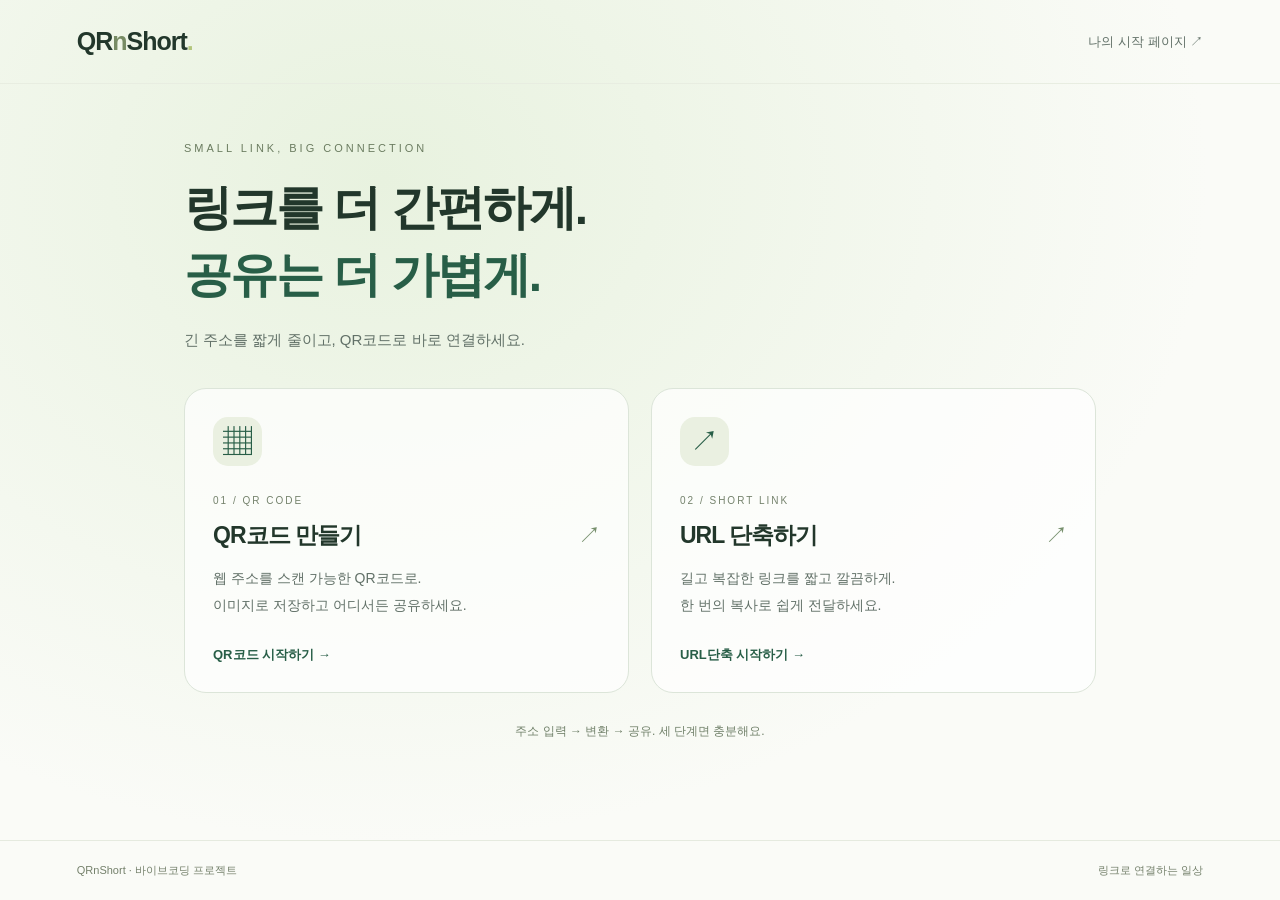
<file: index.html>
<!doctype html>
<html lang="ko">
<head><meta charset="utf-8"><meta name="viewport" content="width=device-width, initial-scale=1"><title>QRnShort | 링크를 더 간편하게</title><link rel="stylesheet" href="./assets/style.css"></head>
<body>
<header><a class="brand" href="./index.html">QR<span>n</span>Short<span class="dot">.</span></a><a class="back" href="https://hyunwoo-ok.github.io/">나의 시작 페이지 ↗</a></header>
<main class="home">
<p class="eyebrow">SMALL LINK, BIG CONNECTION</p>
<h1>링크를 더 간편하게.<br><span>공유는 더 가볍게.</span></h1>
<p class="intro">긴 주소를 짧게 줄이고, QR코드로 바로 연결하세요.</p>
<div class="cards">
<a class="card" href="./url2qr/index.html"><span class="icon">▦</span><span class="tag">01 / QR CODE</span><h2>QR코드 만들기 <span>↗</span></h2><p>웹 주소를 스캔 가능한 QR코드로.<br>이미지로 저장하고 어디서든 공유하세요.</p><span class="action">QR코드 시작하기 →</span></a>
<a class="card" href="./urlShort/index.html"><span class="icon">↗</span><span class="tag">02 / SHORT LINK</span><h2>URL 단축하기 <span>↗</span></h2><p>길고 복잡한 링크를 짧고 깔끔하게.<br>한 번의 복사로 쉽게 전달하세요.</p><span class="action">URL단축 시작하기 →</span></a>
</div>
<p class="home-note">주소 입력 → 변환 → 공유. 세 단계면 충분해요.</p>
</main><footer><span>QRnShort · 바이브코딩 프로젝트</span><span>링크로 연결하는 일상</span></footer>
</body></html>
</file>
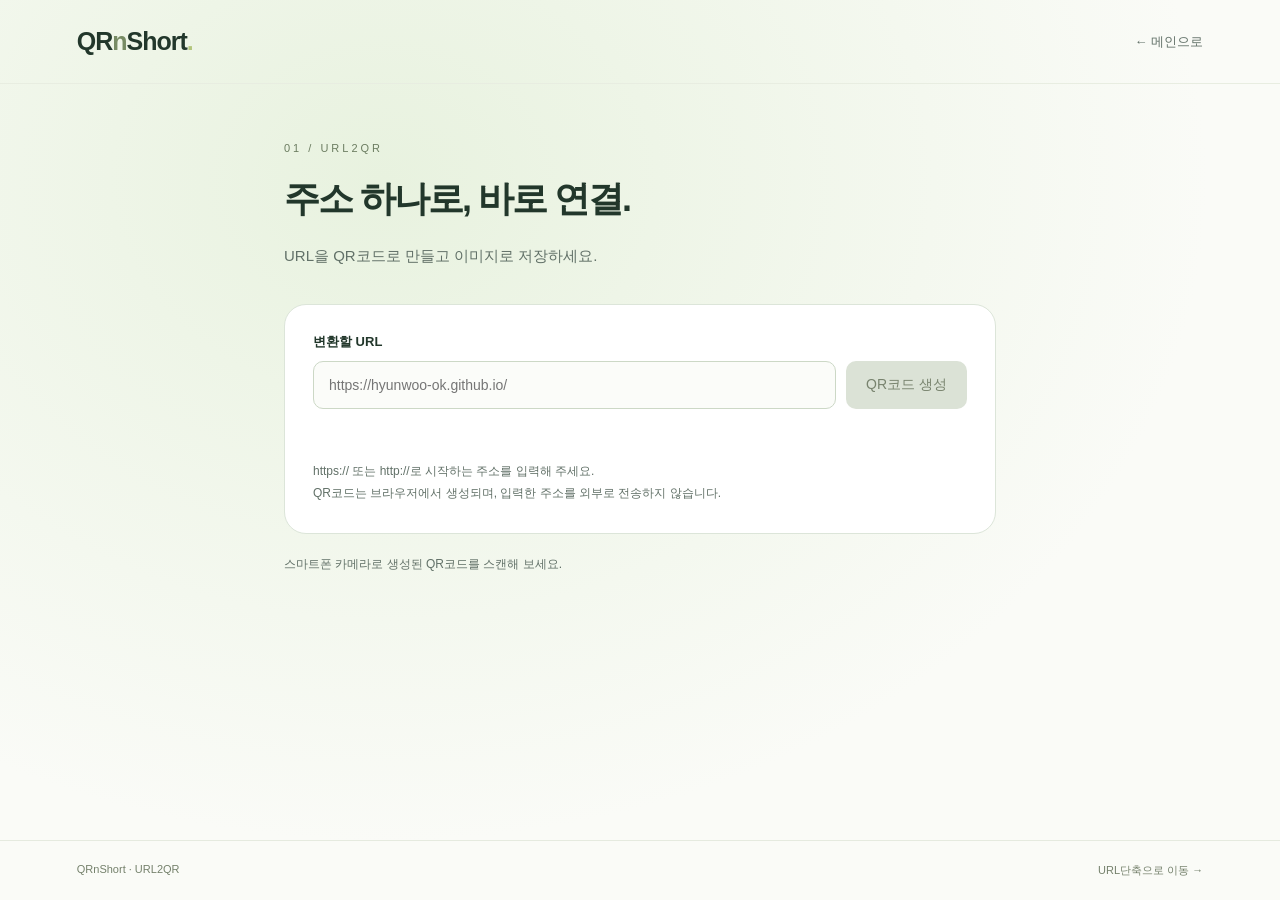
<file: url2qr/index.html>
<!doctype html>
<html lang="ko">
<head><meta charset="utf-8"><meta name="viewport" content="width=device-width, initial-scale=1"><title>URL2QR | QRnShort</title><link rel="stylesheet" href="../assets/style.css"><script src="../assets/qrcode.js" defer></script><script src="../assets/common.js" defer></script><script src="./script.js" defer></script></head>
<body><header><a class="brand" href="../index.html">QR<span>n</span>Short<span class="dot">.</span></a><a class="back" href="../index.html">← 메인으로</a></header>
<main class="tool"><p class="eyebrow">01 / URL2QR</p><h1>주소 하나로, 바로 연결.</h1><p class="intro">URL을 QR코드로 만들고 이미지로 저장하세요.</p>
<section class="panel">
<div id="qr-result" class="result qr-result" hidden><a id="qr-download" class="qr-link" download="qrcode.jpg" aria-label="QR코드 JPG 이미지 다운로드"><canvas id="qr-canvas"></canvas></a><p id="qr-url"></p><div class="result-actions"><a id="download-button" class="button" download="qrcode.jpg">JPG 다운로드 ↓</a></div><p>QR코드를 클릭해도 저장할 수 있어요.</p></div>
<form id="qr-form"><label for="url">변환할 URL</label><div class="input-row"><input id="url" type="url" placeholder="https://hyunwoo-ok.github.io/" required maxlength="2000" autocomplete="url"><button id="generate" type="submit" disabled>QR코드 생성</button></div></form>
<p id="status" class="status" role="status" aria-live="polite"></p><p class="hint">https:// 또는 http://로 시작하는 주소를 입력해 주세요.<br>QR코드는 브라우저에서 생성되며, 입력한 주소를 외부로 전송하지 않습니다.</p>
</section><p class="source">스마트폰 카메라로 생성된 QR코드를 스캔해 보세요.</p></main>
<footer><span>QRnShort · URL2QR</span><a href="../urlShort/index.html">URL단축으로 이동 →</a></footer></body></html>
</file>
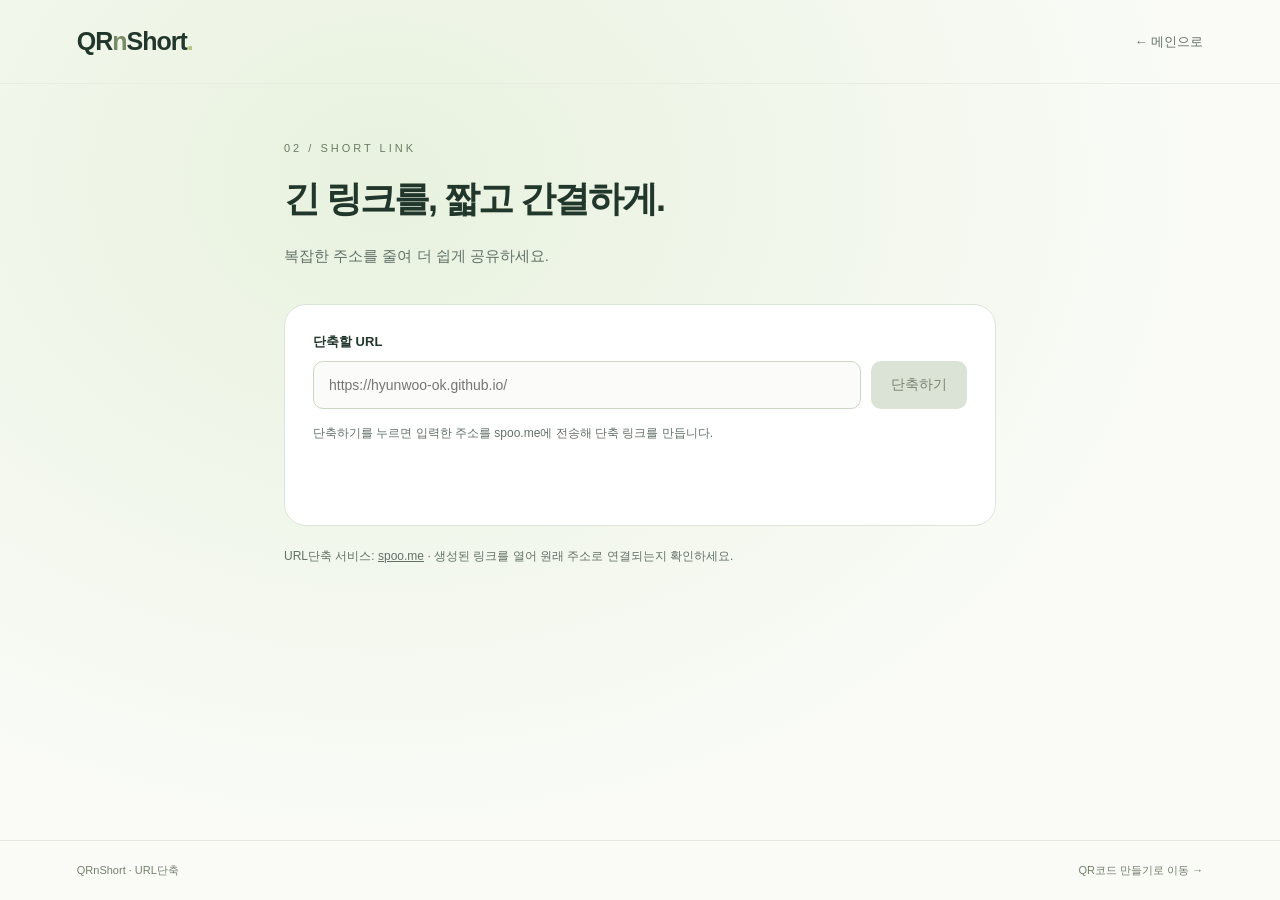
<file: urlShort/index.html>
<!doctype html>
<html lang="ko"><head><meta charset="utf-8"><meta name="viewport" content="width=device-width, initial-scale=1"><title>URL단축 | QRnShort</title><link rel="stylesheet" href="../assets/style.css"><script src="../assets/common.js" defer></script><script src="./script.js" defer></script></head>
<body><header><a class="brand" href="../index.html">QR<span>n</span>Short<span class="dot">.</span></a><a class="back" href="../index.html">← 메인으로</a></header>
<main class="tool"><p class="eyebrow">02 / SHORT LINK</p><h1>긴 링크를, 짧고 간결하게.</h1><p class="intro">복잡한 주소를 줄여 더 쉽게 공유하세요.</p><section class="panel">
<form id="short-form"><label for="url">단축할 URL</label><div class="input-row"><input id="url" type="url" required maxlength="2000" autocomplete="url" placeholder="https://hyunwoo-ok.github.io/"><button id="shorten" type="submit" disabled>단축하기</button></div></form>
<p class="hint">단축하기를 누르면 입력한 주소를 spoo.me에 전송해 단축 링크를 만듭니다.</p>
<p id="status" class="status" role="status" aria-live="polite"></p>
<div id="short-result" class="result" hidden><label for="short-output">생성된 단축 URL</label><input id="short-output" type="url" readonly><p id="original"></p><div class="result-actions"><button id="copy" type="button">복사</button><a id="visit" class="button secondary" target="_blank" rel="noopener noreferrer">단축 링크 열기 ↗</a></div></div>
</section><p class="source">URL단축 서비스: <a href="https://spoo.me/">spoo.me</a> · 생성된 링크를 열어 원래 주소로 연결되는지 확인하세요.</p></main>
<footer><span>QRnShort · URL단축</span><a href="../url2qr/index.html">QR코드 만들기로 이동 →</a></footer></body></html>
</file>
<file: assets/style.css>
:root{--green:#285e47;--ink:#22372b;--muted:#627168;--line:#dce5d9}
*{box-sizing:border-box}
body{margin:0;min-height:100svh;display:flex;flex-direction:column;font-family:"Malgun Gothic","Apple SD Gothic Neo",sans-serif;color:var(--ink);background:radial-gradient(ellipse at var(--mx,30%) var(--my,20%),#e8f2df,transparent 65%),#fafbf7}
a{color:inherit;text-decoration:none}
button,input{font:inherit}
button,.button{cursor:pointer}
:focus-visible{outline:3px solid #6d9161;outline-offset:4px}
header{padding:27px 6%;display:flex;align-items:center;justify-content:space-between;gap:20px;border-bottom:1px solid #e8ede1}
.brand{font-size:25px;font-weight:800;letter-spacing:-1px}.brand>span{color:#778b64}.brand .dot{color:#b3c67d}.back{font-size:13px;color:var(--muted)}
main{width:min(960px,100%);margin:auto;flex:1;padding:58px 24px}
.eyebrow{font-size:11px;letter-spacing:3px;color:#6b7c60;margin:0 0 20px}
h1{font-size:clamp(31px,5vw,48px);line-height:1.4;letter-spacing:-2px;margin:0 0 18px}h1>span{color:var(--green)}
.intro{font-size:15px;line-height:1.8;color:var(--muted);margin:0 0 35px}
.cards{display:grid;grid-template-columns:1fr 1fr;gap:22px}
.card{border:1px solid var(--line);border-radius:22px;padding:28px;background:#ffffffb8;transition:transform .15s,box-shadow .15s}
.card:hover{transform:translateY(-4px);box-shadow:0 15px 40px #23442b0b}
.icon{display:grid;place-items:center;width:49px;height:49px;background:#eaf0e1;color:var(--green);border-radius:15px;font-size:29px;margin-bottom:24px}
.tag{font-size:10px;letter-spacing:2px;color:#74826c}h2{font-size:23px;margin:12px 0;letter-spacing:-1px}h2>span{float:right;font-weight:400;color:#77906d}.card p{color:var(--muted);font-size:14px;line-height:1.9}.action{display:block;margin-top:27px;font-size:13px;font-weight:700;color:var(--green)}
.home-note{font-size:12px;color:#71816a;text-align:center;margin:30px 0 0}
footer{padding:22px 6%;display:flex;justify-content:space-between;gap:18px;font-size:11px;color:#74806b;border-top:1px solid #e5eadf}
.tool{max-width:760px}.tool h1{font-size:36px}.panel{background:#fff;border:1px solid var(--line);border-radius:22px;padding:28px}
label{display:block;font-size:13px;font-weight:700;margin:0 0 10px}
.input-row{display:flex;gap:10px}input{min-width:0;width:100%;border:1px solid #ccd8c6;border-radius:10px;padding:15px;background:#fbfcf9;color:var(--ink);font-size:14px}
button,.button{display:inline-flex;align-items:center;justify-content:center;border:0;border-radius:10px;padding:14px 20px;background:var(--green);color:#fff;white-space:nowrap;font-size:14px}
button:disabled{background:#dbe2d6;color:#78836e;cursor:not-allowed}.secondary{background:#eff3e9;color:var(--green)}
.hint{font-size:12px;color:var(--muted);line-height:1.8;margin:14px 0 0}
.status{min-height:22px;font-size:13px;line-height:1.7;margin:15px 0;color:var(--green);overflow-wrap:anywhere}.status.error{color:#aa352f}
[hidden]{display:none!important}
.result{border-top:1px solid #e3e8df;padding-top:24px;margin-top:24px}.result p{overflow-wrap:anywhere;font-size:13px;color:var(--muted);line-height:1.7}
.qr-result{text-align:center}.qr-link{display:inline-block;max-width:100%}.qr-link canvas{max-width:100%;height:auto;vertical-align:middle;border:1px solid #e7ebe2;border-radius:12px}
.result-actions{display:flex;gap:10px;margin-top:14px;flex-wrap:wrap}
.qr-result .result-actions{justify-content:center}.source{font-size:12px;color:var(--muted);margin-top:22px}.source a{text-decoration:underline}
@media(max-width:620px){header{padding:23px}.brand{font-size:22px}.back{font-size:11px}main{padding:38px 20px}.cards{grid-template-columns:1fr}.panel{padding:21px}.input-row{flex-direction:column}.input-row button{width:100%}.tool h1{font-size:30px}footer{padding:20px;flex-direction:column;gap:6px}}
</file>
